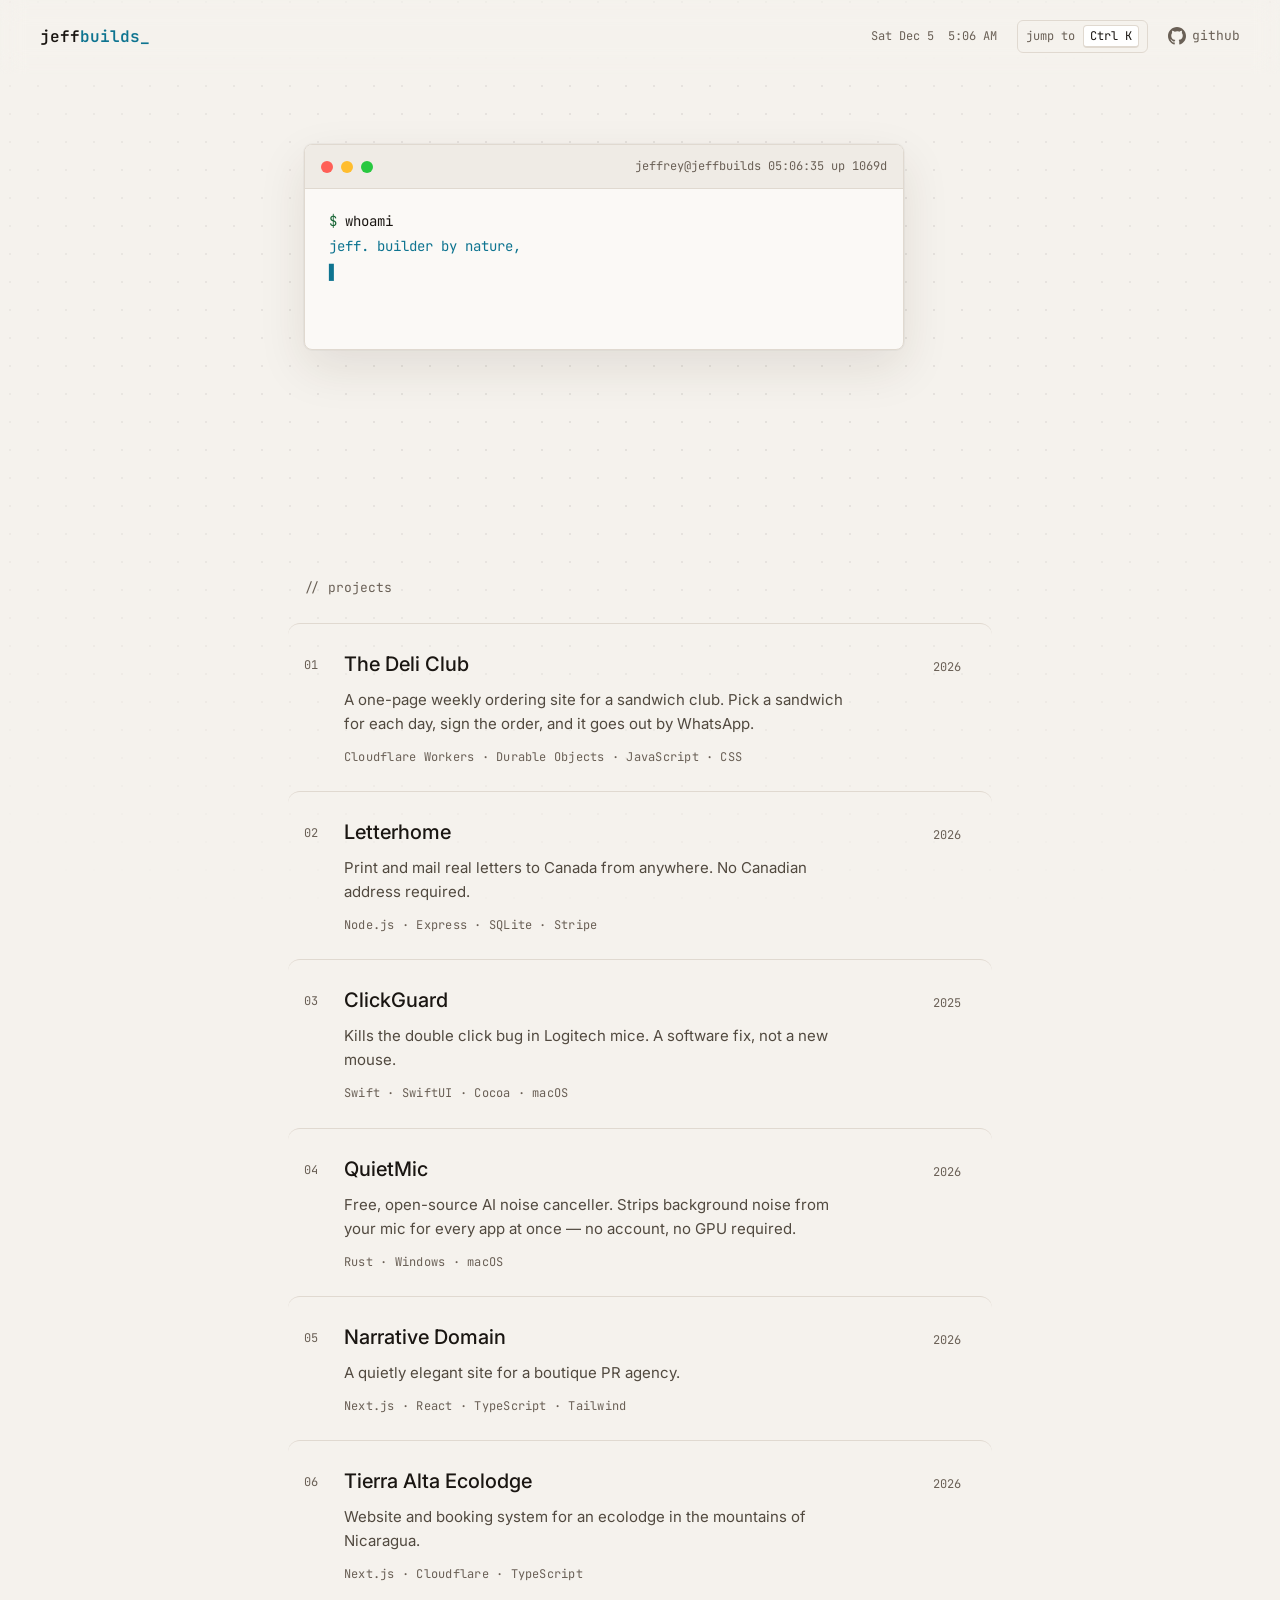
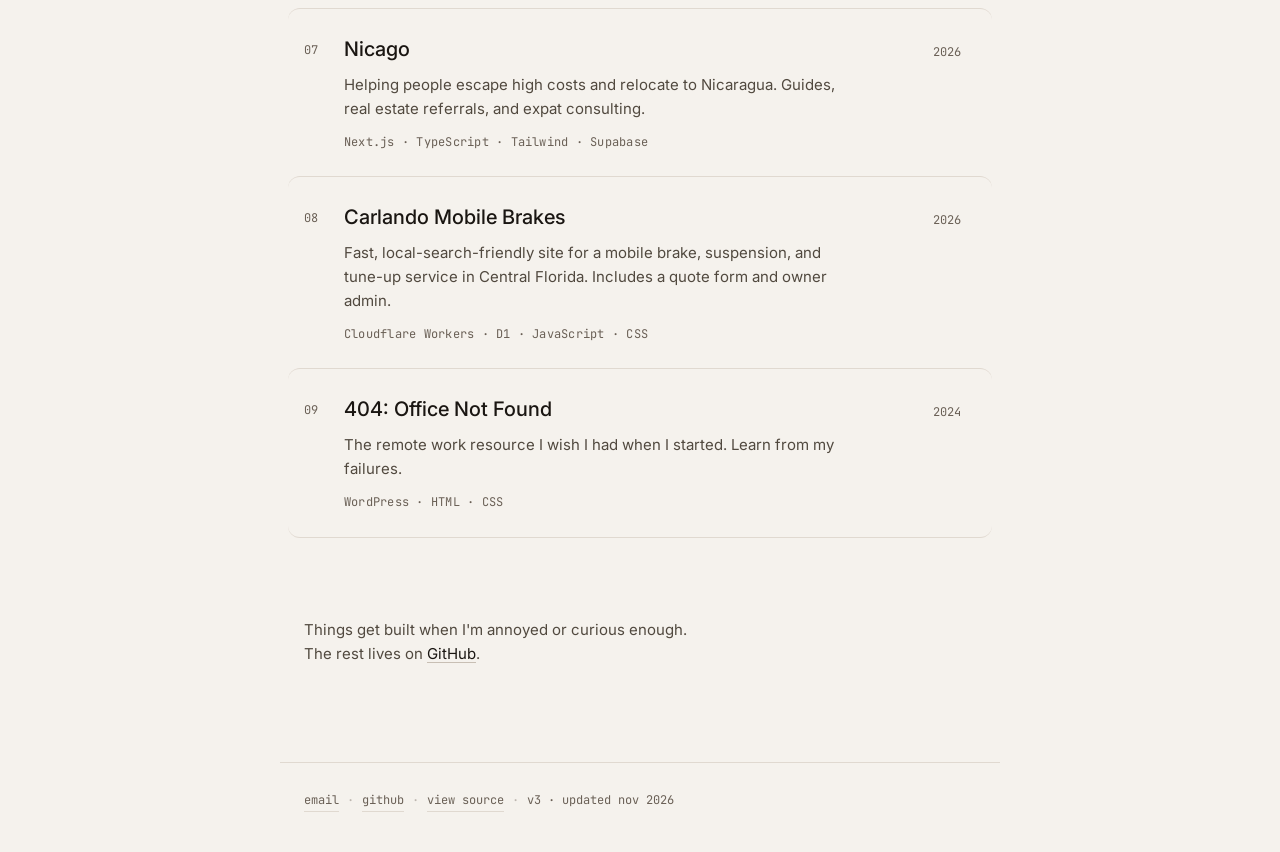
<file: index.html>
<!DOCTYPE html>
<html lang="en">
<head>
  <meta charset="UTF-8">
  <script>document.documentElement.className += ' js';</script>
  <meta name="viewport" content="width=device-width, initial-scale=1.0">
  <title>Jeff Builds — websites &amp; tools</title>
  <link rel="icon" type="image/svg+xml" href="favicon.svg">
  <link rel="apple-touch-icon" href="favicon.svg">
  <meta name="description" content="Portfolio of Jeff, a developer who builds websites and tools: Letterhome, QuietMic, Nicago, Carlando Mobile Brakes and more.">
  <meta name="color-scheme" content="dark light">
  <link rel="canonical" href="https://jeffbuilds.ca/">
  <meta property="og:type" content="website">
  <meta property="og:url" content="https://jeffbuilds.ca/">
  <meta property="og:title" content="Jeff Builds — websites &amp; tools">
  <meta property="og:description" content="Portfolio of Jeff, a developer who builds websites and tools: Letterhome, QuietMic, Nicago, Carlando Mobile Brakes and more.">
  <meta property="og:image" content="https://jeffbuilds.ca/og-image.png">
  <meta property="og:image:width" content="1200">
  <meta property="og:image:height" content="630">
  <meta name="twitter:card" content="summary_large_image">
  <meta name="twitter:title" content="Jeff Builds — websites &amp; tools">
  <meta name="twitter:description" content="Websites and tools, usually built because something annoyed me first.">
  <meta name="twitter:image" content="https://jeffbuilds.ca/og-image.png">
  <meta name="theme-color" content="#0b0b0b" media="(prefers-color-scheme: dark)">
  <meta name="theme-color" content="#f5f2ed" media="(prefers-color-scheme: light)">
  <link rel="preconnect" href="https://fonts.googleapis.com">
  <link rel="preconnect" href="https://fonts.gstatic.com" crossorigin>
  <link href="https://fonts.googleapis.com/css2?family=JetBrains+Mono:ital,wght@0,400;0,500;0,700;1,400&family=Inter:wght@400;500;600&display=swap" rel="stylesheet">
  <link rel="stylesheet" href="style.css">
  <script type="application/ld+json">{"@context":"https://schema.org","@type":"WebSite","name":"Jeff Builds","url":"https://jeffbuilds.ca/","author":{"@type":"Person","name":"Jeff","url":"https://jeffbuilds.ca/","sameAs":["https://github.com/officenotfound"]}}</script>
  <!-- Privacy-friendly analytics (GoatCounter): no cookies, no banner -->
  <script data-goatcounter="https://jeffbuilds.goatcounter.com/count" async src="//gc.zgo.at/count.js"></script>
</head>
<body>
<!--
       _       __   __  _           _  _      _
      (_) ___ / _| / _|| |__  _  _ (_)| | __| | ___
      | |/ -_)  _||  _|| '_ \| || || || |/ _` |(_-<
     _/ |\___|_|  |_|  |_.__/ \_,_||_||_|\__,_|/__/
    |__/

    hand-coded by a human. no framework, no build step, 0 dependencies.
    you found the source. nice. the whole thing lives on github:
    https://github.com/officenotfound/jeffbuilds
    say hi → 404officenotfound@gmail.com   (or just type `help` up top)
-->

  <div class="crt-overlay" aria-hidden="true"></div>

  <a class="skip-link" href="#main">Skip to content</a>

  <nav aria-label="Primary">
    <span class="logo">jeff<span class="accent">builds</span><span class="cursor-blink">_</span></span>
    <div class="nav-right">
      <span class="menu-clock" id="menu-clock" aria-hidden="true"></span>
      <button type="button" class="palette-btn" id="palette-btn" aria-label="Open command palette" aria-keyshortcuts="Control+K Meta+K">
        <span class="pal-label">jump to</span><kbd id="palette-key">Ctrl K</kbd>
      </button>
      <a class="nav-github" href="https://github.com/officenotfound" target="_blank" rel="noopener" aria-label="GitHub profile (opens in new tab)">
        <svg width="18" height="18" viewBox="0 0 24 24" fill="currentColor"><path d="M12 0C5.374 0 0 5.373 0 12c0 5.302 3.438 9.8 8.207 11.387.599.111.793-.261.793-.577v-2.234c-3.338.726-4.033-1.416-4.033-1.416-.546-1.387-1.333-1.756-1.333-1.756-1.089-.745.083-.729.083-.729 1.205.084 1.839 1.237 1.839 1.237 1.07 1.834 2.807 1.304 3.492.997.107-.775.418-1.305.762-1.604-2.665-.305-5.467-1.334-5.467-5.931 0-1.311.469-2.381 1.236-3.221-.124-.303-.535-1.524.117-3.176 0 0 1.008-.322 3.301 1.23A11.509 11.509 0 0112 5.803c1.02.005 2.047.138 3.006.404 2.291-1.552 3.297-1.23 3.297-1.23.653 1.653.242 2.874.118 3.176.77.84 1.235 1.911 1.235 3.221 0 4.609-2.807 5.624-5.479 5.921.43.372.823 1.102.823 2.222v3.293c0 .319.192.694.801.576C20.566 21.797 24 17.3 24 12c0-6.627-5.373-12-12-12z"/></svg>
        github
      </a>
    </div>
  </nav>

  <main id="main">
  <section class="hero">
    <div class="terminal" id="terminal" role="region" aria-label="Interactive terminal. Type help for commands.">
      <div class="terminal-bar">
        <span class="dot dot-red"></span>
        <span class="dot dot-yellow"></span>
        <span class="dot dot-green"></span>
        <span class="terminal-title" aria-hidden="true">jeffrey@jeffbuilds ~ zsh</span>
      </div>
      <div class="terminal-body" id="terminal-body">
        <div class="t-static">
          <div class="t-line"><span class="t-prompt">$ </span><span class="t-cmd">whoami</span></div>
          <div class="t-line t-output highlight">jeff. builder by nature, curious by default.</div>
          <div class="t-line"><span class="t-prompt">$ </span><span class="t-cmd">ls ./shipped</span></div>
          <div class="t-line t-output">The Deli Club/ Nicago/ Tierra Alta/ Letterhome/ Clickguard/ QuietMic/ Carlando/ Narrative Domain/ 404: Office Not Found/</div>
          <div class="t-line"><span class="t-prompt">$ </span><span class="t-cmd">cat why.txt</span></div>
          <div class="t-line t-output highlight">the day job pays the bills. this is what i actually love.</div>
        </div>
        <span class="t-cursor" id="t-cursor" aria-hidden="true">▋</span>
      </div>
    </div>

    <div class="hero-sub" id="hero-sub">
      <h1 class="hero-tagline">I build websites and tools. Usually because something annoyed me first.</h1>
    </div>
  </section>

  <section class="projects">
    <p class="section-label">// projects</p>
    <div class="projects-list" id="cards">

      <a href="https://thedeliclub.org" target="_blank" rel="noopener" class="project">
        <div class="project-head">
          <h3 class="project-name">The Deli Club</h3>
          <span class="project-meta">2026 <span class="project-arrow" aria-hidden="true">↗</span></span>
        </div>
        <p class="project-desc">A one-page weekly ordering site for a sandwich club. Pick a sandwich for each day, sign the order, and it goes out by WhatsApp.</p>
        <p class="project-stack">Cloudflare Workers · Durable Objects · JavaScript · CSS</p>
      </a>

      <a href="https://letterhome.ca" target="_blank" rel="noopener" class="project">
        <div class="project-head">
          <h3 class="project-name">Letterhome</h3>
          <span class="project-meta">2026 <span class="project-arrow" aria-hidden="true">↗</span></span>
        </div>
        <p class="project-desc">Print and mail real letters to Canada from anywhere. No Canadian address required.</p>
        <p class="project-stack">Node.js · Express · SQLite · Stripe</p>
      </a>

      <a href="https://github.com/officenotfound/Clickguard" target="_blank" rel="noopener" class="project">
        <div class="project-head">
          <h3 class="project-name">ClickGuard</h3>
          <span class="project-meta">2025 <span class="project-arrow" aria-hidden="true">↗</span></span>
        </div>
        <p class="project-desc">Kills the double click bug in Logitech mice. A software fix, not a new mouse.</p>
        <p class="project-stack">Swift · SwiftUI · Cocoa · macOS</p>
      </a>

      <a href="https://github.com/officenotfound/noise-cancel" target="_blank" rel="noopener" class="project">
        <div class="project-head">
          <h3 class="project-name">QuietMic</h3>
          <span class="project-meta">2026 <span class="project-arrow" aria-hidden="true">↗</span></span>
        </div>
        <p class="project-desc">Free, open-source AI noise canceller. Strips background noise from your mic for every app at once — no account, no GPU required.</p>
        <p class="project-stack">Rust · Windows · macOS</p>
      </a>

      <a href="https://narrative-domain.pages.dev/" target="_blank" rel="noopener" class="project">
        <div class="project-head">
          <h3 class="project-name">Narrative Domain</h3>
          <span class="project-meta">2026 <span class="project-arrow" aria-hidden="true">↗</span></span>
        </div>
        <p class="project-desc">A quietly elegant site for a boutique PR agency.</p>
        <p class="project-stack">Next.js · React · TypeScript · Tailwind</p>
      </a>

      <a href="https://tierraaltaecolodge.com" target="_blank" rel="noopener" class="project">
        <div class="project-head">
          <h3 class="project-name">Tierra Alta Ecolodge</h3>
          <span class="project-meta">2026 <span class="project-arrow" aria-hidden="true">↗</span></span>
        </div>
        <p class="project-desc">Website and booking system for an ecolodge in the mountains of Nicaragua.</p>
        <p class="project-stack">Next.js · Cloudflare · TypeScript</p>
      </a>

      <a href="https://www.nicago.com" target="_blank" rel="noopener" class="project">
        <div class="project-head">
          <h3 class="project-name">Nicago</h3>
          <span class="project-meta">2026 <span class="project-arrow" aria-hidden="true">↗</span></span>
        </div>
        <p class="project-desc">Helping people escape high costs and relocate to Nicaragua. Guides, real estate referrals, and expat consulting.</p>
        <p class="project-stack">Next.js · TypeScript · Tailwind · Supabase</p>
      </a>

      <a href="https://carlandomobilebrakes.com" target="_blank" rel="noopener" class="project">
        <div class="project-head">
          <h3 class="project-name">Carlando Mobile Brakes</h3>
          <span class="project-meta">2026 <span class="project-arrow" aria-hidden="true">↗</span></span>
        </div>
        <p class="project-desc">Fast, local-search-friendly site for a mobile brake, suspension, and tune-up service in Central Florida. Includes a quote form and owner admin.</p>
        <p class="project-stack">Cloudflare Workers · D1 · JavaScript · CSS</p>
      </a>

      <a href="https://404officenotfound.com" target="_blank" rel="noopener" class="project">
        <div class="project-head">
          <h3 class="project-name">404: Office Not Found</h3>
          <span class="project-meta">2024 <span class="project-arrow" aria-hidden="true">↗</span></span>
        </div>
        <p class="project-desc">The remote work resource I wish I had when I started. Learn from my failures.</p>
        <p class="project-stack">WordPress · HTML · CSS</p>
      </a>

    </div>
  </section>

  <section class="more">
    <p class="more-text">Things get built when I'm annoyed or curious enough. The rest lives on <a href="https://github.com/officenotfound" target="_blank" rel="noopener">GitHub</a>.</p>
  </section>
  </main>

  <footer>
    <div class="foot-line foot-dim">
      <a href="mailto:404officenotfound@gmail.com">email</a>
      <span class="footer-sep">·</span>
      <a href="https://github.com/officenotfound" target="_blank" rel="noopener">github</a>
      <span class="footer-sep">·</span>
      <a href="https://github.com/officenotfound/jeffbuilds" target="_blank" rel="noopener">view source</a>
      <span class="footer-sep">·</span>
      <span>v3 · updated nov 2026</span>
    </div>
  </footer>

  <script src="script.js"></script>
</body>
</html>
</file>
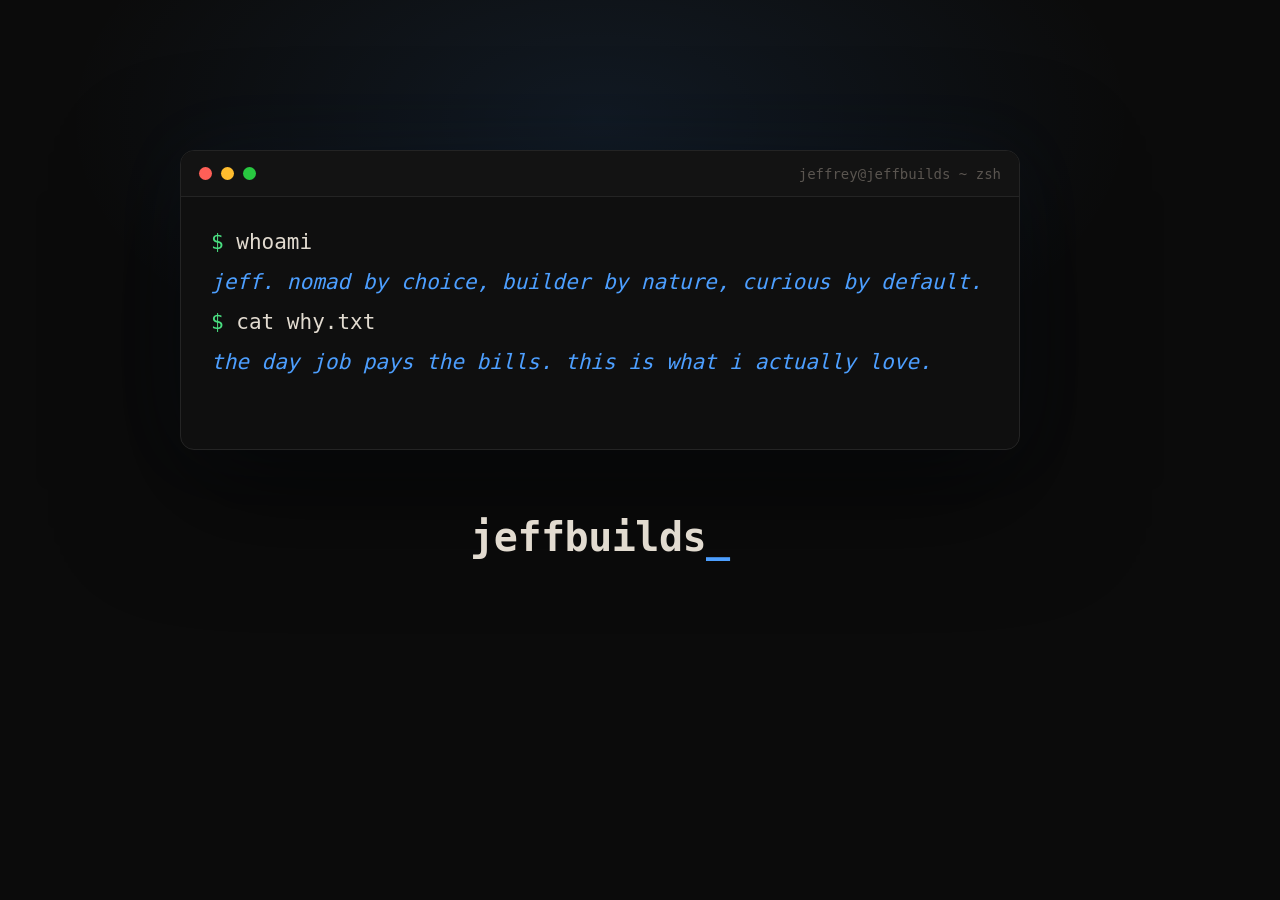
<file: og.html>
<!DOCTYPE html>
<html>
<head>
<meta charset="UTF-8">
<style>
  * { margin: 0; padding: 0; box-sizing: border-box; }
  html, body { width: 1200px; height: 630px; }
  body {
    background: #0b0b0b;
    font-family: Menlo, Monaco, monospace;
    overflow: hidden;
    position: relative;
  }
  .glow {
    position: absolute; top: -180px; left: 50%; transform: translateX(-50%);
    width: 1080px; height: 600px;
    background: radial-gradient(ellipse at center, rgba(77,159,255,0.10), transparent 70%);
  }
  .term {
    position: absolute; top: 150px; left: 180px;
    width: 840px; height: 300px;
    background: #0f0f0f; border: 1.5px solid #242424; border-radius: 14px;
    overflow: hidden;
    box-shadow: 0 40px 120px rgba(0,0,0,0.6), 0 0 80px rgba(77,159,255,0.05);
  }
  .bar { height: 46px; background: #131313; border-bottom: 1px solid #242424; display: flex; align-items: center; padding: 0 18px; gap: 9px; }
  .dot { width: 13px; height: 13px; border-radius: 50%; }
  .r { background: #ff5f57; } .y { background: #ffbd2e; } .g { background: #28c840; }
  .bar .title { margin-left: auto; font-size: 14px; color: #5a5550; }
  .body { padding: 26px 30px; font-size: 21px; line-height: 1.9; }
  .prompt { color: #4ade80; }
  .cmd { color: #e2dbd0; }
  .out { color: #4d9fff; font-style: italic; }
  .mark {
    position: absolute; bottom: 70px; left: 0; right: 0; text-align: center;
    font-size: 40px; font-weight: 700; color: #e2dbd0; letter-spacing: -0.5px;
  }
  .mark .u { color: #4d9fff; }
</style>
</head>
<body>
  <div class="glow"></div>
  <div class="term">
    <div class="bar"><span class="dot r"></span><span class="dot y"></span><span class="dot g"></span><span class="title">jeffrey@jeffbuilds ~ zsh</span></div>
    <div class="body">
      <div><span class="prompt">$ </span><span class="cmd">whoami</span></div>
      <div class="out">jeff. nomad by choice, builder by nature, curious by default.</div>
      <div><span class="prompt">$ </span><span class="cmd">cat why.txt</span></div>
      <div class="out">the day job pays the bills. this is what i actually love.</div>
    </div>
  </div>
  <div class="mark">jeffbuilds<span class="u">_</span></div>
</body>
</html>
</file>
<file: style.css>
*, *::before, *::after { box-sizing: border-box; margin: 0; padding: 0; }

:root {
  color-scheme: dark light;
  --bg: #0b0b0b;
  --surface: #141414;
  --surface-2: #1a1a1a;
  --border: #242424;
  --border-hover: #3a3a3a;
  --text: #e2dbd0;
  --text-2: #b0a99e;
  --muted: #8f897f;
  --ease: cubic-bezier(0.22, 1, 0.36, 1);
  --accent: #3ddcff;
  --accent-dim: rgba(61, 220, 255, 0.12);
  --neon-2: #ff3d9a;
  --green: #4ade80;
  --green-dim: rgba(74, 222, 128, 0.15);
  --green-line: rgba(74, 222, 128, 0.25);
  --red: #f87171;
  --yellow: #fbbf24;
  --term-bg: #0f0f0f;
  --term-bar: #131313;
  --term-shadow: 0 1px 0 rgba(255,255,255,0.02), 0 12px 32px rgba(0,0,0,0.45);
  --radius: 16px;
  --font-mono: 'JetBrains Mono', 'Fira Code', ui-monospace, monospace;
  --font-sans: 'Inter', system-ui, sans-serif;
}

@media (prefers-color-scheme: light) {
  :root {
    --bg: #f5f2ed;
    --surface: #ffffff;
    --surface-2: #f0ece6;
    --border: #e0d9d0;
    --border-hover: #c8bfb4;
    --text: #1a1612;
    --text-2: #51493f;
    --muted: #6a6056;
    --accent: #0e7490;
    --accent-dim: rgba(14, 116, 144, 0.1);
    --neon-2: #be185d;
    --green: #166534;
    --green-dim: rgba(22, 101, 52, 0.09);
    --green-line: rgba(22, 101, 52, 0.3);
    --red: #b91c1c;
    --term-bg: #fbf9f6;
    --term-bar: #efebe5;
    --term-shadow: 0 0 0 1px rgba(0,0,0,0.03), 0 18px 48px rgba(60,40,20,0.1);
  }
}

html { scroll-behavior: smooth; }

body {
  background: var(--bg);
  color: var(--text);
  font-family: var(--font-sans);
  font-size: 16px;
  line-height: 1.6;
  min-height: 100vh;
  overflow-x: hidden;
}

/* ── nav ── */
nav {
  position: fixed;
  top: 0;
  left: 0;
  right: 0;
  z-index: 100;
  display: flex;
  align-items: center;
  justify-content: space-between;
  padding: 20px 40px;
  border-bottom: 1px solid transparent;
  backdrop-filter: blur(12px);
  -webkit-backdrop-filter: blur(12px);
  transition: border-color 0.2s var(--ease), background-color 0.2s var(--ease);
}
nav.scrolled { border-bottom-color: var(--border); }

.logo {
  font-family: var(--font-mono);
  font-size: 16px;
  font-weight: 600;
  color: var(--text);
}
.logo .accent { color: var(--accent); }
.cursor-blink {
  color: var(--accent);
}
@keyframes blink { 0%, 100% { opacity: 1; } 50% { opacity: 0; } }


.nav-github {
  display: flex;
  align-items: center;
  gap: 6px;
  font-family: var(--font-mono);
  font-size: 13px;
  color: var(--muted);
  text-decoration: none;
  transition: color 0.2s;
}
.nav-github:hover { color: var(--text); }

/* ── hero ── */
.hero {
  position: relative;
  z-index: 1;
  display: flex;
  flex-direction: column;
  justify-content: flex-start;
  align-items: flex-start;
  max-width: 720px;
  margin: 0 auto;
  padding: 144px 24px 64px;
  gap: 36px;
}

/* ── terminal ── */
.terminal {
  width: 100%;
  max-width: 600px;
  background: var(--term-bg);
  border: 1px solid var(--border);
  border-radius: 8px;
  box-shadow: var(--term-shadow);
  overflow: hidden;
  animation: rise 0.5s 0.1s var(--ease) both;
}
@keyframes rise { from { opacity: 0; transform: translateY(8px); } }

.terminal-bar {
  display: flex;
  align-items: center;
  gap: 8px;
  padding: 12px 16px;
  background: var(--term-bar);
  border-bottom: 1px solid var(--border);
}
.dot {
  width: 12px;
  height: 12px;
  border-radius: 50%;
}
.dot-red    { background: #ff5f57; }
.dot-yellow { background: #ffbd2e; }
.dot-green  { background: #28c840; }

.terminal-title {
  margin-left: auto;
  min-width: 0;            /* allow it to shrink/ellipsis instead of forcing width */
  font-family: var(--font-mono);
  font-size: 12px;
  color: var(--muted);
  white-space: nowrap;
  overflow: hidden;
  text-overflow: ellipsis;
  padding-left: 12px;
}
.terminal-bar { min-width: 0; }

.terminal-body {
  padding: 20px 24px 24px;
  font-family: var(--font-mono);
  font-size: 14px;
  line-height: 1.8;
  color: var(--text);
  min-height: 160px;
  position: relative;
  overflow-wrap: anywhere;
}
.terminal-body.interactive {
  max-height: 336px;
  overflow-y: auto;
  scrollbar-width: thin;
}
.t-line { display: block; word-break: break-word; }
.t-prompt { color: var(--green); white-space: pre; }
.t-cmd    { color: var(--text); }
.t-output { color: var(--muted); padding-left: 0; white-space: pre-wrap; }
.t-output.highlight { color: var(--accent); }
.t-output.dim { color: var(--muted); }
.t-output.t-error { color: var(--red); }

/* interactive input line */
.t-input-line { display: flex; align-items: baseline; }
.t-input {
  flex: 1;
  min-width: 0;
  background: transparent;
  border: none;
  outline: none;
  color: var(--text);
  font-family: var(--font-mono);
  font-size: inherit;
  line-height: inherit;
  caret-color: var(--accent);
  padding: 0;
}
.t-input::placeholder { color: var(--muted); opacity: 0.75; }
.t-cursor {
  display: inline-block;
  color: var(--accent);
  animation: blink 1.1s step-end infinite;
  font-size: 13px;
}

/* static fallback: shown to no-JS / crawlers, hidden once JS takes over */
.js .t-static { position: absolute; width: 1px; height: 1px; overflow: hidden; clip-path: inset(50%); white-space: nowrap; }
html:not(.js) .t-cursor { display: none; }

/* ── hero sub ── */
.hero-sub {
  display: flex;
  flex-direction: column;
  align-items: flex-start;
  gap: 16px;
  max-width: 600px;
  opacity: 0;
  transition: opacity 0.6s var(--ease);
}
.hero-sub.visible { opacity: 1; }
html:not(.js) .hero-sub { opacity: 1; }

.hero-tagline {
  font-size: 15px;
  color: var(--muted);
  font-family: var(--font-mono);
  letter-spacing: 0.02em;
  text-align: left;
  line-height: 1.6;
  font-weight: 400;
}

/* ── section label ── */
.section-label {
  font-family: var(--font-mono);
  font-size: 13px;
  color: var(--muted);
  margin-bottom: 24px;
}

/* ── projects ── */
.projects {
  position: relative;
  z-index: 1;
  max-width: 720px;
  margin: 0 auto;
  padding: 80px 24px;
}

.projects-list {
  display: flex;
  flex-direction: column;
}

/* ── project row ── */
.project {
  display: block;
  text-decoration: none;
  color: var(--text);
  padding: 24px 16px;
  margin: 0 -16px;
  border-top: 1px solid var(--border);
  border-radius: 12px;
}
.projects-list .project:last-child { border-bottom: 1px solid var(--border); border-radius: 12px; }
.project:hover { background-color: var(--surface); }

.project-head {
  display: flex;
  align-items: baseline;
  justify-content: space-between;
  gap: 8px 16px;
  flex-wrap: wrap;
}
.project-name {
  font-size: 20px;
  font-weight: 500;
  transition: color 0.18s var(--ease);
}
.project:hover .project-name { color: var(--accent); }

.project-meta {
  flex-shrink: 0;
  font-family: var(--font-mono);
  font-size: 12px;
  color: var(--muted);
  display: inline-flex;
  align-items: center;
  gap: 8px;
}
.project-arrow {
  display: inline-block;
  opacity: 0;
  transform: translate(-4px, 2px);
  transition: opacity 0.18s var(--ease), transform 0.18s var(--ease), color 0.18s var(--ease);
}
.project:hover .project-arrow {
  opacity: 1;
  transform: translate(0, 0);
  color: var(--accent);
}

.project-desc {
  font-size: 15px;
  color: var(--text-2);
  line-height: 24px;
  margin-top: 8px;
  max-width: 56ch;
}
.project-stack {
  font-family: var(--font-mono);
  font-size: 12px;
  color: var(--muted);
  margin-top: 12px;
  letter-spacing: 0.02em;
}

/* scroll reveal (only hidden when JS is running) */
.project {
  transition: background-color 0.18s var(--ease), opacity 0.4s var(--ease), transform 0.4s var(--ease);
}
.js .project { opacity: 0; transform: translateY(8px); }
.js .project.revealed { opacity: 1; transform: translateY(0); }
.project:nth-child(2) { transition-delay: 0s, 0.04s, 0.04s; }
.project:nth-child(3) { transition-delay: 0s, 0.08s, 0.08s; }
.project:nth-child(4) { transition-delay: 0s, 0.12s, 0.12s; }
.project:nth-child(5) { transition-delay: 0s, 0.16s, 0.16s; }
.project:nth-child(n+6) { transition-delay: 0s, 0.2s, 0.2s; }

/* ── more section ── */
.more {
  position: relative;
  z-index: 1;
  max-width: 720px;
  margin: 0 auto;
  padding: 0 24px 96px;
}
.more-text {
  font-size: 15px;
  color: var(--text-2);
  max-width: 44ch;
}
.more-text a {
  color: var(--text);
  text-decoration: underline;
  text-underline-offset: 3px;
  text-decoration-color: var(--border-hover);
  transition: color 0.2s;
}
.more-text a:hover { color: var(--accent); }

/* ── footer ── */
footer {
  position: relative;
  z-index: 1;
  border-top: 1px solid var(--border);
  max-width: 720px;
  margin: 0 auto;
  padding: 24px 24px 40px;
  font-family: var(--font-mono);
  font-size: 12px;
  color: var(--muted);
}
.foot-line {
  display: flex;
  flex-wrap: wrap;
  align-items: center;
  gap: 8px;
  line-height: 1.9;
}
.foot-dim { margin-top: 2px; }
footer a { color: var(--muted); text-decoration: none; border-bottom: 1px solid var(--border); transition: color 0.2s, border-color 0.2s; }
footer a:hover { color: var(--text); border-color: var(--border-hover); }
.footer-sep { opacity: 0.4; }

/* ── responsive ── */
@media (max-width: 680px) {
  nav { padding: 14px 16px; }
  .nav-github span, .nav-github { gap: 5px; }
  .hero { padding: 96px 16px 56px; gap: 32px; }
  .hero-tagline { font-size: 14px; line-height: 1.6; }
  .terminal { max-width: 100%; }
  .projects { padding: 48px 16px; }
  .more { padding: 0 16px 56px; }
  .terminal-body { font-size: 12px; padding: 16px; }
  .terminal-body.interactive { max-height: 300px; }
  .terminal-title { font-size: 10px; }
  .project { padding: 20px 0; margin: 0; border-radius: 0; }
  .project-name { font-size: 18px; }
  .project-desc { font-size: 14px; }
  .project-meta { font-size: 11px; }
  .section-label { margin-bottom: 24px; }
  footer { flex-wrap: wrap; padding: 24px 16px 40px; }
}

@media (max-width: 380px) {
  .nav-github svg { display: none; }
  .terminal-body { font-size: 11px; }
  .project-name { font-size: 17px; }
}

/* ── matrix rain canvas ── */
.matrix-canvas {
  position: fixed;
  inset: 0;
  z-index: 9998;
  pointer-events: none;
}

/* ── pong (CRT takeover of the terminal body) ── */
.pong {
  position: absolute;
  inset: 0;
  z-index: 6;
  background: #060a08;
  overflow: hidden;
  cursor: none;
}
.pong canvas { display: block; width: 100%; height: 100%; }
.pong .pong-scan {
  position: absolute;
  inset: 0;
  pointer-events: none;
  background: repeating-linear-gradient(
    to bottom,
    rgba(0,0,0,0) 0px,
    rgba(0,0,0,0) 2px,
    rgba(0,0,0,0.28) 3px,
    rgba(0,0,0,0.28) 3px
  );
}
.pong .pong-scan::after {
  content: '';
  position: absolute;
  inset: 0;
  background: radial-gradient(ellipse at center, transparent 60%, rgba(0,0,0,0.45) 100%);
}
.pong .pong-hint {
  position: absolute;
  bottom: 6px; left: 0; right: 0;
  text-align: center;
  font-family: var(--font-mono);
  font-size: 11px;
  color: #6cf0a0;
  opacity: 0.75;
  pointer-events: none;
}

/* ── CRT / retro mode ── */
.crt-overlay {
  position: fixed;
  inset: 0;
  z-index: 9997;
  pointer-events: none;
  opacity: 0;
  transition: opacity 0.25s ease;
  background:
    repeating-linear-gradient(
      to bottom,
      rgba(0,0,0,0) 0px,
      rgba(0,0,0,0) 2px,
      rgba(0,0,0,0.16) 3px,
      rgba(0,0,0,0.16) 3px
    );
}
.crt-overlay::after {
  content: '';
  position: absolute;
  inset: 0;
  background: radial-gradient(ellipse at center, transparent 55%, rgba(0,0,0,0.35) 100%);
}
body.crt .crt-overlay { opacity: 1; animation: crtFlicker 0.12s infinite steps(2); }
body.crt { text-shadow: 0 0 2px rgba(61,220,255,0.45); }
@media (prefers-color-scheme: light) { body.crt { text-shadow: 0 0 2px rgba(14,116,144,0.35); } }
@keyframes crtFlicker {
  0%   { opacity: 0.92; }
  100% { opacity: 1; }
}

@media (prefers-reduced-motion: reduce) {
  *, *::before, *::after {
    animation-duration: 0.001ms !important;
    animation-iteration-count: 1 !important;
    transition-duration: 0.001ms !important;
    scroll-behavior: auto !important;
  }
  .terminal, .hero-sub, .project { opacity: 1 !important; transform: none !important; }
  body.crt .crt-overlay { animation: none !important; }
}

/* ── accessibility + interaction polish ── */
.sr-only {
  position: absolute; width: 1px; height: 1px; overflow: hidden;
  clip-path: inset(50%); white-space: nowrap;
}
.skip-link {
  position: fixed; top: 8px; left: 8px; z-index: 200;
  padding: 10px 16px; border-radius: 8px;
  background: var(--text); color: var(--bg);
  font-family: var(--font-mono); font-size: 13px; text-decoration: none;
  transform: translateY(-200%);
  transition: transform 0.2s;
}
.skip-link:focus { transform: translateY(0); }

:focus-visible { outline: 2px solid var(--accent); outline-offset: 3px; border-radius: 4px; }
.project:focus-visible { outline-offset: -2px; border-radius: 8px; }
.project:focus-visible .project-name { color: var(--accent); }
.project:focus-visible .project-arrow { opacity: 1; transform: none; color: var(--accent); }
.t-input:focus-visible { outline: none; }
.terminal:focus-within { border-color: var(--border-hover); }

nav.scrolled { background: color-mix(in srgb, var(--bg) 82%, transparent); }
.nav-github { padding: 12px 8px; margin: -12px -8px; }
footer a { position: relative; }
footer a::after { content: ''; position: absolute; inset: -12px -6px; }
#main { display: block; }

/* hover-only motion: don't shift layout on touch, show the arrow instead */
@media (hover: none) {
  .project:hover { background-color: transparent; }
  .project-arrow { opacity: 0.55; transform: none; }
}
@media (pointer: coarse) {
  .t-input { font-size: 16px; }
}
@media (prefers-contrast: more) {
  :root { --muted: #b5aea4; --border: #4a4a4a; }
}
@media (prefers-contrast: more) and (prefers-color-scheme: light) {
  :root { --muted: #3f372f; --border: #8a7f74; }
}
@media print {
  nav, .crt-overlay, .terminal { display: none; }
  body { background: #fff; color: #000; }
  .js .project { opacity: 1; transform: none; }
}

/* ── flair ── */
:root { --pop-shadow: 0 24px 64px rgba(0, 0, 0, 0.5); }
@media (prefers-color-scheme: light) { :root { --pop-shadow: 0 24px 64px rgba(60, 40, 20, 0.18); } }

.bg-grid {
  position: fixed;
  inset: 0;
  width: 100%;
  height: 100%;
  z-index: 0;
  pointer-events: none;
  -webkit-mask-image: radial-gradient(ellipse 85% 75% at 50% 35%, #000 25%, transparent 100%);
  mask-image: radial-gradient(ellipse 85% 75% at 50% 35%, #000 25%, transparent 100%);
}

.scroll-progress {
  position: fixed;
  top: 0;
  left: 0;
  right: 0;
  height: 2px;
  background: var(--accent);
  transform: scaleX(0);
  transform-origin: left;
  z-index: 101;
  pointer-events: none;
}

.projects-list { counter-reset: proj; }
.project { position: relative; isolation: isolate; counter-increment: proj; padding-left: 56px; }
.project::before {
  content: '';
  position: absolute;
  inset: 0;
  z-index: -1;
  border-radius: inherit;
  pointer-events: none;
  opacity: 0;
  background: radial-gradient(320px circle at var(--mx, 50%) var(--my, 50%), color-mix(in srgb, var(--accent) 13%, transparent), transparent 70%);
  transition: opacity 0.25s var(--ease);
}
.project:hover::before { opacity: 1; }
.project::after {
  content: counter(proj, decimal-leading-zero);
  position: absolute;
  left: 16px;
  top: 31px;
  font-family: var(--font-mono);
  font-size: 12px;
  line-height: 20px;
  color: var(--muted);
  transition: color 0.18s var(--ease);
}
.project:hover::after, .project:focus-visible::after { color: var(--accent); }

.nav-right { display: flex; align-items: center; gap: 20px; }
.palette-btn {
  display: inline-flex;
  align-items: center;
  gap: 8px;
  padding: 4px 8px;
  font: inherit;
  font-family: var(--font-mono);
  font-size: 12px;
  color: var(--muted);
  background: transparent;
  border: 1px solid var(--border);
  border-radius: 6px;
  cursor: pointer;
  transition: color 0.18s var(--ease), border-color 0.18s var(--ease), background-color 0.18s var(--ease);
}
.palette-btn:hover { color: var(--text); border-color: var(--border-hover); background: var(--surface); }
.palette-btn kbd { color: var(--text); }
kbd {
  display: inline-block;
  min-width: 20px;
  padding: 0 6px;
  font: inherit;
  font-family: var(--font-mono);
  font-size: 12px;
  line-height: 20px;
  text-align: center;
  color: var(--text);
  background: var(--surface);
  border: 1px solid var(--border);
  border-bottom-width: 2px;
  border-radius: 4px;
}

html:has(dialog[open]) { overflow: hidden; }
.palette {
  position: fixed;
  inset: 0;
  margin: 15vh auto auto;
  width: min(560px, calc(100vw - 32px));
  padding: 0;
  overflow: hidden;
  color: var(--text);
  background: var(--surface);
  border: 1px solid var(--border-hover);
  border-radius: 16px;
  box-shadow: var(--pop-shadow);
  font-family: var(--font-mono);
}
.palette[open] { animation: rise 0.18s var(--ease); }
.palette::backdrop {
  background: color-mix(in srgb, var(--bg) 72%, transparent);
  -webkit-backdrop-filter: blur(6px);
  backdrop-filter: blur(6px);
}
.pal-search { display: flex; align-items: center; gap: 12px; padding: 0 16px; border-bottom: 1px solid var(--border); }
.pal-prompt { color: var(--green); }
.pal-input {
  flex: 1;
  min-width: 0;
  height: 52px;
  padding: 0;
  font: inherit;
  font-size: 14px;
  color: var(--text);
  background: transparent;
  border: 0;
  outline: 0;
  caret-color: var(--accent);
}
.pal-input::placeholder { color: var(--muted); }
.pal-list { list-style: none; max-height: min(50vh, 360px); overflow-y: auto; padding: 8px; scrollbar-width: thin; }
.pal-group { padding: 12px 12px 4px; font-size: 12px; color: var(--muted); }
.pal-item {
  display: flex;
  align-items: center;
  justify-content: space-between;
  gap: 16px;
  min-height: 44px;
  padding: 0 12px;
  font-size: 14px;
  border-radius: 8px;
  cursor: pointer;
}
.pal-item[aria-selected="true"] { background: var(--surface-2); }
.pal-item small { min-width: 0; font-size: 12px; color: var(--muted); overflow: hidden; text-overflow: ellipsis; white-space: nowrap; }
.pal-empty { padding: 16px 12px; font-size: 13px; color: var(--muted); }
.pal-foot { display: flex; flex-wrap: wrap; gap: 8px 16px; padding: 12px 16px; font-size: 12px; color: var(--muted); border-top: 1px solid var(--border); }
.pal-foot span { display: inline-flex; align-items: center; gap: 4px; }

@media (max-width: 680px) {
  .project { padding-left: 32px; }
  .project::after { left: 0; top: 24px; }
  .nav-right { gap: 12px; }
}
@media (pointer: coarse) { .palette-btn kbd { display: none; } .palette-btn { min-height: 44px; padding: 0 12px; } }
@media (hover: none) { .project::before { display: none; } }
@media (prefers-reduced-motion: reduce) {
  .palette[open] { animation: none; }
  .scroll-progress { transition: none; }
}

/* ── cyberpunk / unix terminal layer ── */
::selection { background: color-mix(in srgb, var(--neon-2) 40%, transparent); color: var(--text); }
.scroll-progress { background: linear-gradient(90deg, var(--accent), var(--neon-2)); }

.logo { display: inline-block; }
.logo:hover { animation: rgb-split 0.32s steps(2, end) 1; }
@keyframes rgb-split {
  0%   { text-shadow: 2px 0 var(--neon-2), -2px 0 var(--accent); transform: translateX(0); }
  50%  { text-shadow: -2px 0 var(--neon-2), 2px 0 var(--accent); transform: translateX(1px); }
  100% { text-shadow: none; transform: none; }
}

.terminal { position: relative; transition: border-color 0.25s var(--ease), box-shadow 0.25s var(--ease); }
.terminal::after {
  content: '';
  position: absolute;
  inset: 0;
  z-index: 7;
  pointer-events: none;
  border-radius: inherit;
  background: repeating-linear-gradient(to bottom, transparent 0, transparent 2px, rgba(0, 0, 0, 0.14) 3px, rgba(0, 0, 0, 0.14) 3px);
}
.terminal:focus-within {
  border-color: color-mix(in srgb, var(--accent) 55%, var(--border));
  box-shadow: var(--term-shadow), 0 0 0 1px color-mix(in srgb, var(--accent) 22%, transparent), 0 0 36px -10px color-mix(in srgb, var(--accent) 55%, transparent);
}
@media (prefers-color-scheme: light) {
  .terminal::after { display: none; }
  .terminal:focus-within { box-shadow: var(--term-shadow), 0 0 0 1px color-mix(in srgb, var(--accent) 30%, transparent); }
}

.menu-clock {
  font-family: var(--font-mono);
  font-size: 12px;
  color: var(--muted);
  font-variant-numeric: tabular-nums;
  white-space: nowrap;
}
@media (max-width: 900px) { .menu-clock { display: none; } }
@media (prefers-reduced-motion: reduce) { .logo:hover { animation: none; } }
</file>
